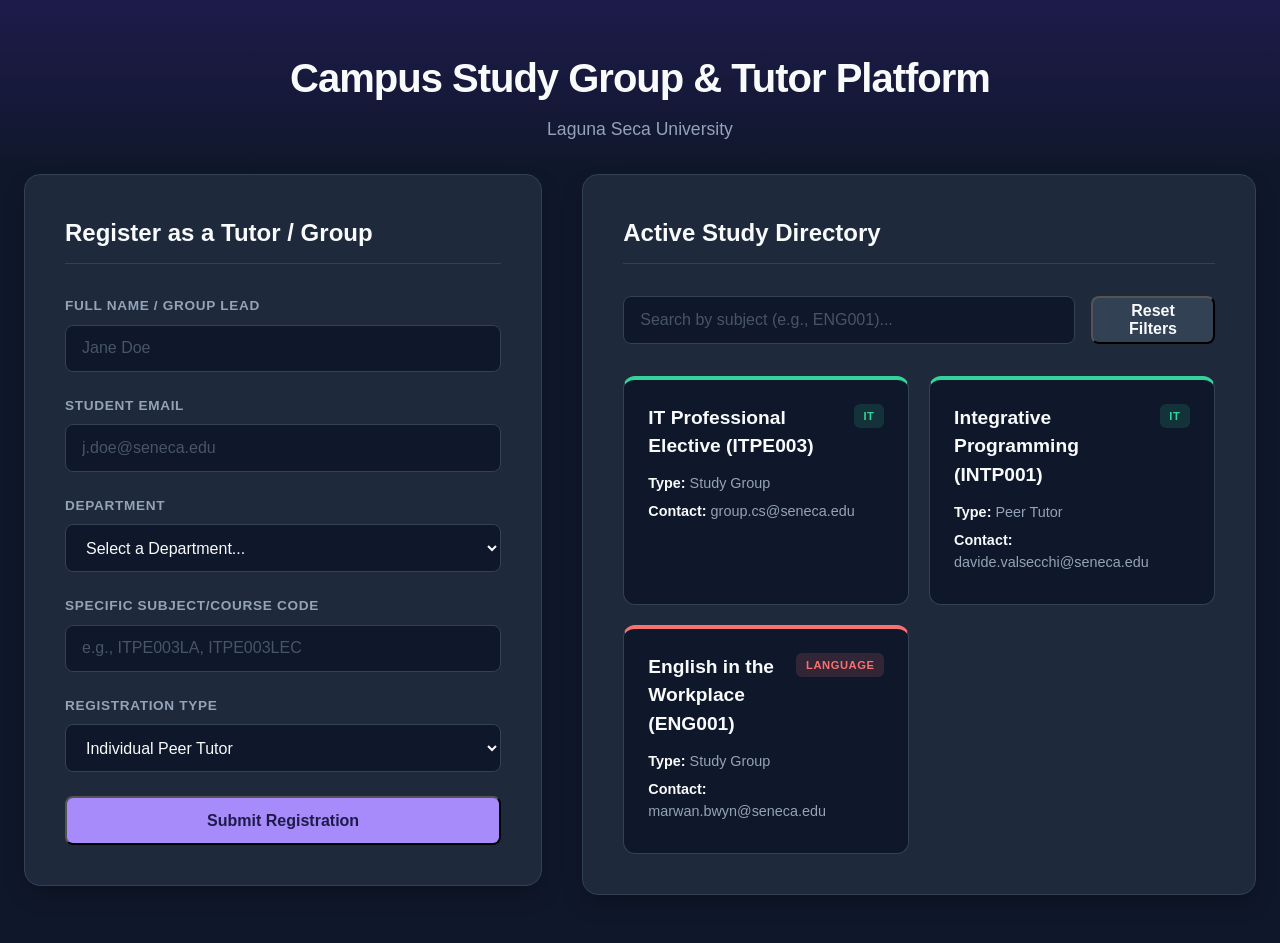
<file: index.html>
<!DOCTYPE html>
<html lang="en">
<head>
    <meta charset="UTF-8">
    <meta name="viewport" content="width=device-width, initial-scale=1.0">
    <title>Campus Peer-Tutoring Matcher</title>
    <link rel="stylesheet" href="style.css">
</head>
<body>

    <header>
        <h1>Campus Study Group & Tutor Platform</h1>
        <p>Laguna Seca University</p>
    </header>

    <main class="container">
        <section class="form-section">
            <h2>Register as a Tutor / Group</h2>
            <form id="registrationForm">
                <div class="form-group">
                    <label for="fullName">Full Name / Group Lead</label>
                    <input type="text" id="fullName" required placeholder="Jane Doe">
                </div>

                <div class="form-group">
                    <label for="studentEmail">Student Email</label>
                    <input type="email" id="studentEmail" required placeholder="j.doe@seneca.edu">
                    <small id="emailError" class="error-text"></small>
                </div>

                <div class="form-group">
                    <label for="department">Department</label>
                    <select id="department" required>
                        <option value="">Select a Department...</option>
                        <option value="IT">IT</option>
                        <option value="Language">Language</option>
                        <option value="Business">Business & Economics</option>
                    </select>
                </div>

                <div class="form-group">
                    <label for="subject">Specific Subject/Course Code</label>
                    <input type="text" id="subject" required placeholder="e.g., ITPE003LA, ITPE003LEC">
                </div>

                <div class="form-group">
                    <label for="role">Registration Type</label>
                    <select id="role" required>
                        <option value="Tutor">Individual Peer Tutor</option>
                        <option value="Study Group">Study Group looking for members</option>
                    </select>
                </div>

                <button type="submit" id="submitBtn">Submit Registration</button>
            </form>
            <div id="formStatus" class="status-message"></div>
        </section>

        <section class="directory-section">
            <h2>Active Study Directory</h2>
            
            <div class="filter-controls">
                <input type="text" id="searchBar" placeholder="Search by subject (e.g., ENG001)...">
                <button id="clearFiltersBtn">Reset Filters</button>
            </div>

            <div id="directoryGrid" class="directory-grid">
                <div class="card IT" data-subject="CS101" data-dept="IT">
                    <h3>IT Professional Elective (ITPE003)</h3>
                    <p><strong>Type:</strong> Study Group</p>
                    <p><strong>Contact:</strong> group.cs@seneca.edu</p>
                    <span class="badge IT-badge">IT</span>
                </div>
                <div class="card IT" data-subject="ECON102" data-dept="Business">
                    <h3>Integrative Programming (INTP001)</h3>
                    <p><strong>Type:</strong> Peer Tutor</p>
                    <p><strong>Contact:</strong> davide.valsecchi@seneca.edu</p>
                    <span class="badge IT-badge">IT</span>
                </div>
                <div class="card language" data-subject="ENG001" data-dept="Language">
                    <h3>English in the Workplace (ENG001)</h3>
                    <p><strong>Type:</strong> Study Group</p>
                    <p><strong>Contact:</strong> marwan.bwyn@seneca.edu</p>
                    <span class="badge language-badge">Language</span>
                </div>
            </div>
        </section>
    </main>

    <script src="script.js"></script>
</body>
</html>
</file>
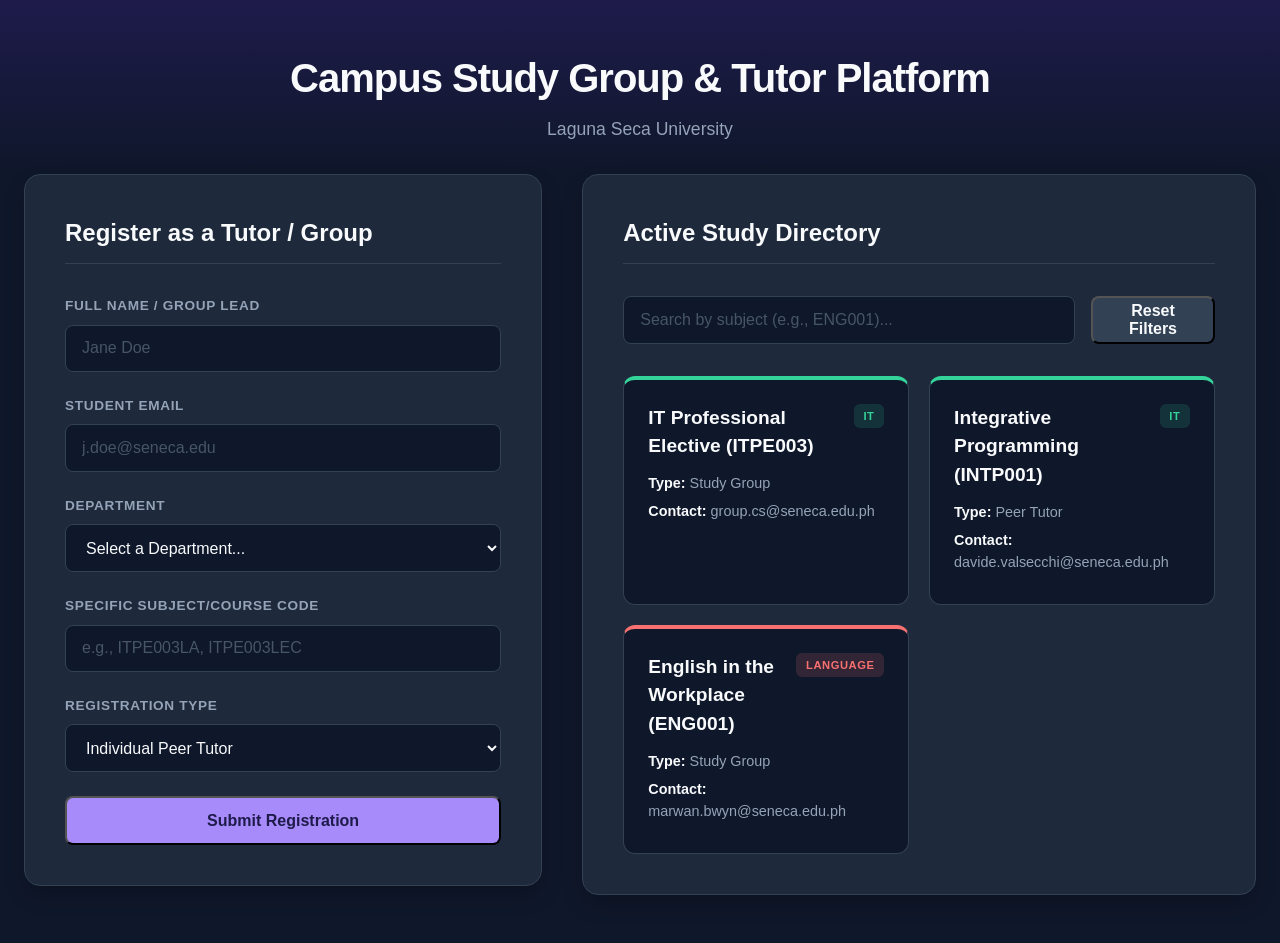
<file: Untitled-12.html>
<!DOCTYPE html>
<html lang="en">
<head>
    <meta charset="UTF-8">
    <meta name="viewport" content="width=device-width, initial-scale=1.0">
    <title>Campus Peer-Tutoring Matcher</title>
    <link rel="stylesheet" href="style.css">
</head>
<body>

    <header>
        <h1>Campus Study Group & Tutor Platform</h1>
        <p>Laguna Seca University</p>
    </header>

    <main class="container">
        <section class="form-section">
            <h2>Register as a Tutor / Group</h2>
            <form id="registrationForm">
                <div class="form-group">
                    <label for="fullName">Full Name / Group Lead</label>
                    <input type="text" id="fullName" required placeholder="Jane Doe">
                </div>

                <div class="form-group">
                    <label for="studentEmail">Student Email</label>
                    <input type="email" id="studentEmail" required placeholder="j.doe@seneca.edu">
                    <small id="emailError" class="error-text"></small>
                </div>

                <div class="form-group">
                    <label for="department">Department</label>
                    <select id="department" required>
                        <option value="">Select a Department...</option>
                        <option value="IT">IT</option>
                        <option value="Language">Language</option>
                        <option value="Business">Business & Economics</option>
                    </select>
                </div>

                <div class="form-group">
                    <label for="subject">Specific Subject/Course Code</label>
                    <input type="text" id="subject" required placeholder="e.g., ITPE003LA, ITPE003LEC">
                </div>

                <div class="form-group">
                    <label for="role">Registration Type</label>
                    <select id="role" required>
                        <option value="Tutor">Individual Peer Tutor</option>
                        <option value="Study Group">Study Group looking for members</option>
                    </select>
                </div>

                <button type="submit" id="submitBtn">Submit Registration</button>
            </form>
            <div id="formStatus" class="status-message"></div>
        </section>

        <section class="directory-section">
            <h2>Active Study Directory</h2>
            
            <div class="filter-controls">
                <input type="text" id="searchBar" placeholder="Search by subject (e.g., ENG001)...">
                <button id="clearFiltersBtn">Reset Filters</button>
            </div>

            <div id="directoryGrid" class="directory-grid">
                <div class="card IT" data-subject="CS101" data-dept="IT">
                    <h3>IT Professional Elective (ITPE003)</h3>
                    <p><strong>Type:</strong> Study Group</p>
                    <p><strong>Contact:</strong> group.cs@seneca.edu.ph</p>
                    <span class="badge IT-badge">IT</span>
                </div>
                <div class="card IT" data-subject="ECON102" data-dept="Business">
                    <h3>Integrative Programming (INTP001)</h3>
                    <p><strong>Type:</strong> Peer Tutor</p>
                    <p><strong>Contact:</strong> davide.valsecchi@seneca.edu.ph</p>
                    <span class="badge IT-badge">IT</span>
                </div>
                <div class="card language" data-subject="ENG001" data-dept="Language">
                    <h3>English in the Workplace (ENG001)</h3>
                    <p><strong>Type:</strong> Study Group</p>
                    <p><strong>Contact:</strong> marwan.bwyn@seneca.edu.ph</p>
                    <span class="badge language-badge">Language</span>
                </div>
            </div>
        </section>
    </main>

    <script src="script.js"></script>
</body>
</html>
</file>
<file: style.css>
:root {
    --bg-main: #0f172a;       /* Deep slate dark background */
    --bg-card: #1e293b;       /* Slightly lighter slate for sections/cards */
    --primary: #a78bfa;       /* Premium pastel purple for primary buttons */
    --primary-hover: #c084fc; /* Brighter purple on hover */
    --text-main: #f8fafc;     /* Bright white for primary text */
    --text-muted: #94a3b8;    /* Muted gray for labels and details */
    --border: #334155;        /* Subtle border color */
    --success: #34d399;       /* Emerald emerald green */
    --danger: #f87171;        /* Soft red */
}

* {
    box-sizing: border-box;
    margin: 0;
    padding: 0;
    font-family: 'Segoe UI', Roboto, Helvetica, Arial, sans-serif;
}

body {
    background-color: var(--bg-main);
    color: var(--text-main);
    line-height: 1.5;
    min-height: 100vh;
    padding-bottom: 3rem;
}

/* Header spans fully across the top */
header {
    background: linear-gradient(180deg, #1e1b4b 0%, var(--bg-main) 100%);
    text-align: center;
    padding: 3rem 1rem 2rem 1rem;
    width: 100%;
}

header h1 {
    font-size: 2.5rem;
    font-weight: 800;
    color: var(--text-main);
    letter-spacing: -0.025em;
    margin-bottom: 0.5rem;
}

header p {
    color: var(--text-muted);
    font-size: 1.1rem;
}

/* Two-column layout grid */
.container {
    max-width: 1300px;
    margin: 0 auto;
    padding: 0 1.5rem;
    display: grid;
    grid-template-columns: 1fr 1.3fr;
    gap: 2.5rem;
    align-items: start;
}

/* Responsive adjustments for smaller screens */
@media (max-width: 968px) {
    .container {
        grid-template-columns: 1fr;
        gap: 2rem;
    }
}

/* Section Blocks (Form & Directory wrappers) */
section {
    background-color: var(--bg-card);
    padding: 2.5rem;
    border-radius: 16px;
    border: 1px solid var(--border);
    box-shadow: 0 10px 25px -5px rgba(0, 0, 0, 0.3);
}

h2 {
    font-size: 1.5rem;
    font-weight: 700;
    margin-bottom: 2rem;
    padding-bottom: 0.75rem;
    border-bottom: 1px solid var(--border);
    color: var(--text-main);
}

.form-group {
    margin-bottom: 1.5rem;
}

label {
    display: block;
    margin-bottom: 0.5rem;
    font-weight: 600;
    font-size: 0.85rem;
    text-transform: uppercase;
    letter-spacing: 0.05em;
    color: var(--text-muted);
}

input, select {
    width: 100%;
    padding: 0.85rem 1rem;
    background-color: var(--bg-main);
    border: 1px solid var(--border);
    border-radius: 8px;
    color: var(--text-main);
    font-size: 1rem;
    transition: all 0.2s ease;
}

input:focus, select:focus {
    outline: none;
    border-color: var(--primary);
    box-shadow: 0 0 0 3px rgba(167, 139, 250, 0.2);
}

input::placeholder {
    color: #475569;
}

button {
    width: 100%;
    padding: 0.85rem;
    background-color: var(--primary);
    color: #1e1b4b; 
    border-radius: 8px;
    font-size: 1rem;
    font-weight: 700;
    cursor: pointer;
    transition: all 0.2s ease;
}

button:hover {
    background-color: var(--primary-hover);
    transform: translateY(-1px);
}

button:active {
    transform: translateY(0);
}

.error-text {
    color: var(--danger);
    font-size: 0.85rem;
    display: block;
    margin-top: 0.5rem;
}

.status-message {
    margin-top: 1.5rem;
    padding: 1rem;
    border-radius: 8px;
    text-align: center;
    font-weight: 600;
    display: none;
}

.filter-controls {
    display: flex;
    gap: 1rem;
    margin-bottom: 2rem;
}

.filter-controls button {
    width: auto;
    padding: 0 1.5rem;
    background-color: var(--border);
    color: var(--text-main);
}

.filter-controls button:hover {
    background-color: #475569;
}

.directory-grid {
    display: grid;
    grid-template-columns: 1fr 1fr;
    gap: 1.25rem;
}

@media (max-width: 1200px) {
    .directory-grid {
        grid-template-columns: 1fr;
    }
}

.card {
    background-color: var(--bg-main);
    border: 1px solid var(--border);
    border-top: 4px solid #64748b; 
    padding: 1.5rem;
    border-radius: 12px;
    position: relative;
    transition: transform 0.2s ease, box-shadow 0.2s ease;
}

.card:hover {
    transform: translateY(-2px);
    box-shadow: 0 12px 20px -8px rgba(0, 0, 0, 0.4);
}

.card.IT { border-top-color: var(--success); }
.card.business { border-top-color: #fbbf24; }
.card.language { border-top-color: var(--danger); }

.card h3 {
    font-size: 1.2rem;
    font-weight: 700;
    margin-bottom: 0.75rem;
    padding-right: 4rem; 
}

.card p {
    font-size: 0.9rem;
    color: var(--text-muted);
    margin-bottom: 0.4rem;
}

.card p strong {
    color: var(--text-main);
}

.badge {
    position: absolute;
    top: 1.5rem;
    right: 1.5rem;
    font-size: 0.7rem;
    font-weight: 800;
    text-transform: uppercase;
    letter-spacing: 0.05em;
    padding: 0.25rem 0.6rem;
    border-radius: 6px;
}

.IT-badge { background-color: rgba(52, 211, 153, 0.15); color: var(--success); }
.business-badge { background-color: rgba(251, 191, 36, 0.15); color: #fbbf24; }
.language-badge { background-color: rgba(248, 113, 113, 0.15); color: var(--danger); }
</file>
